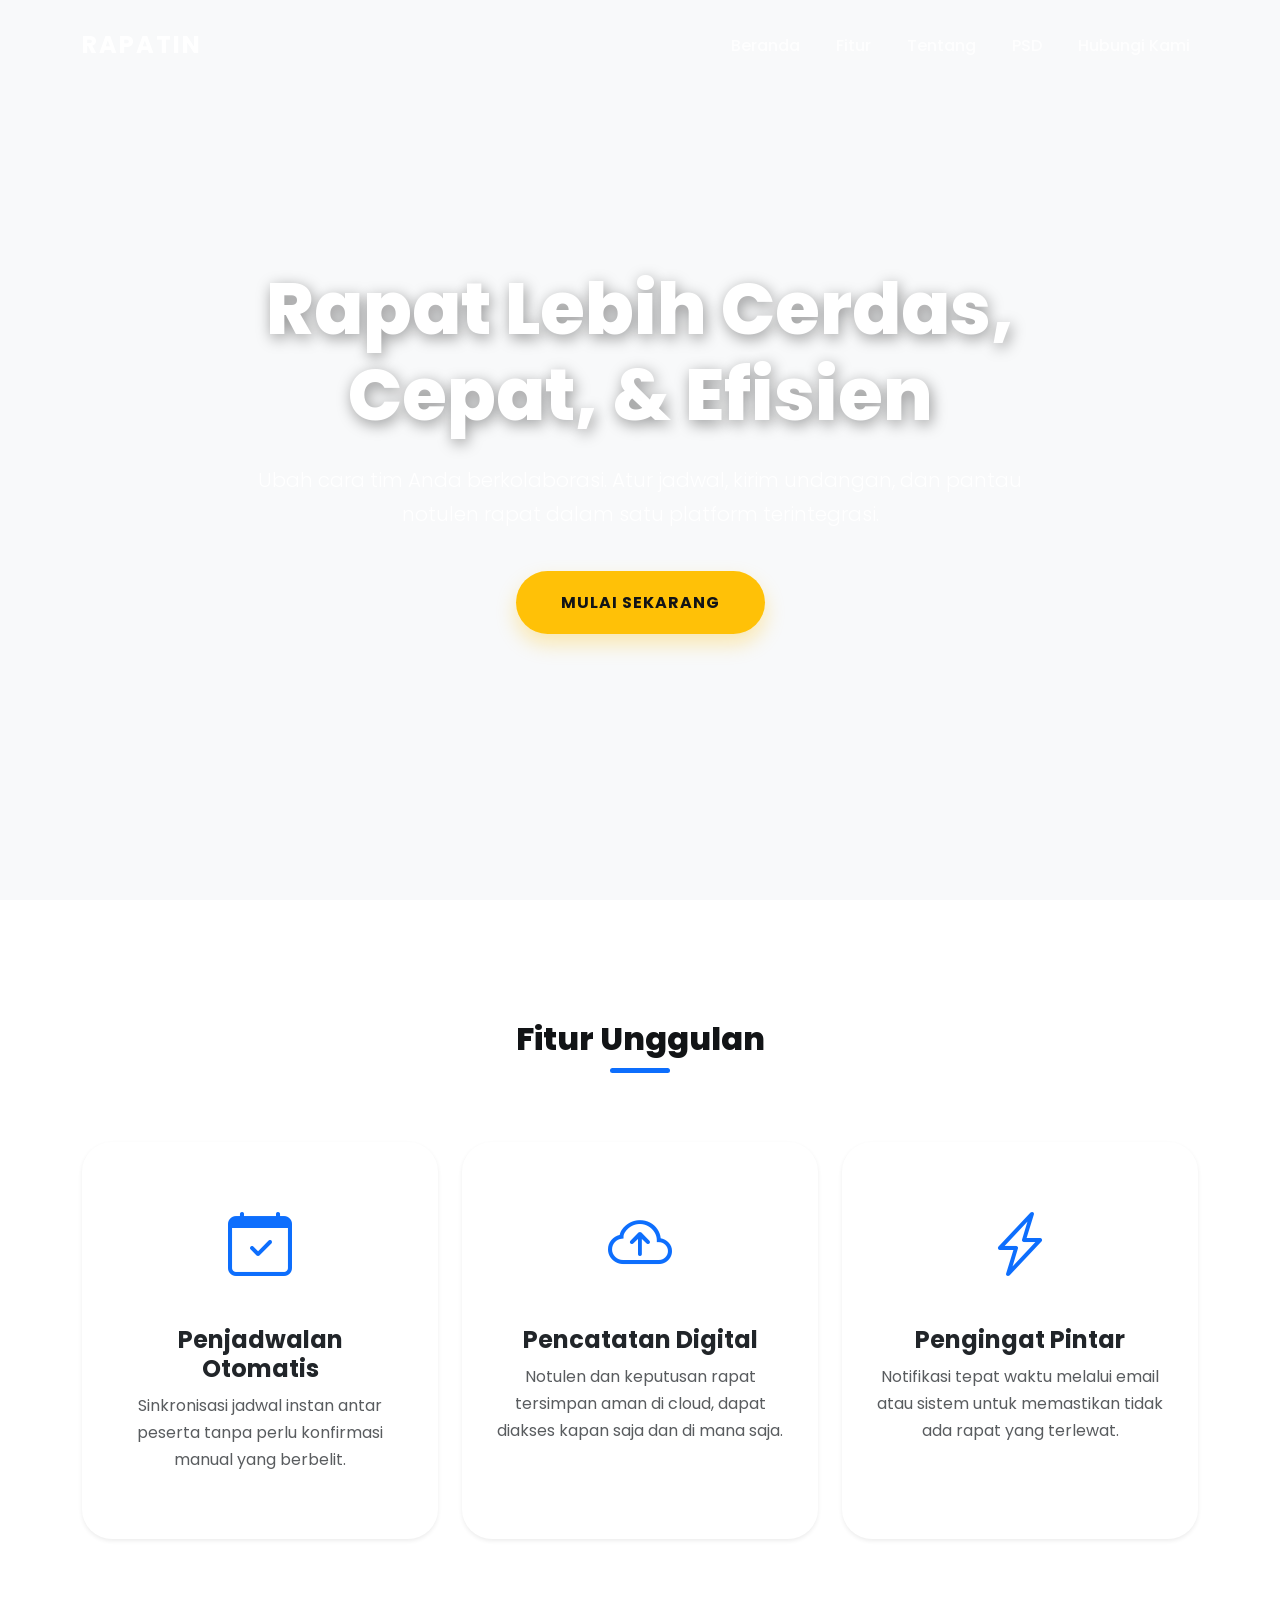
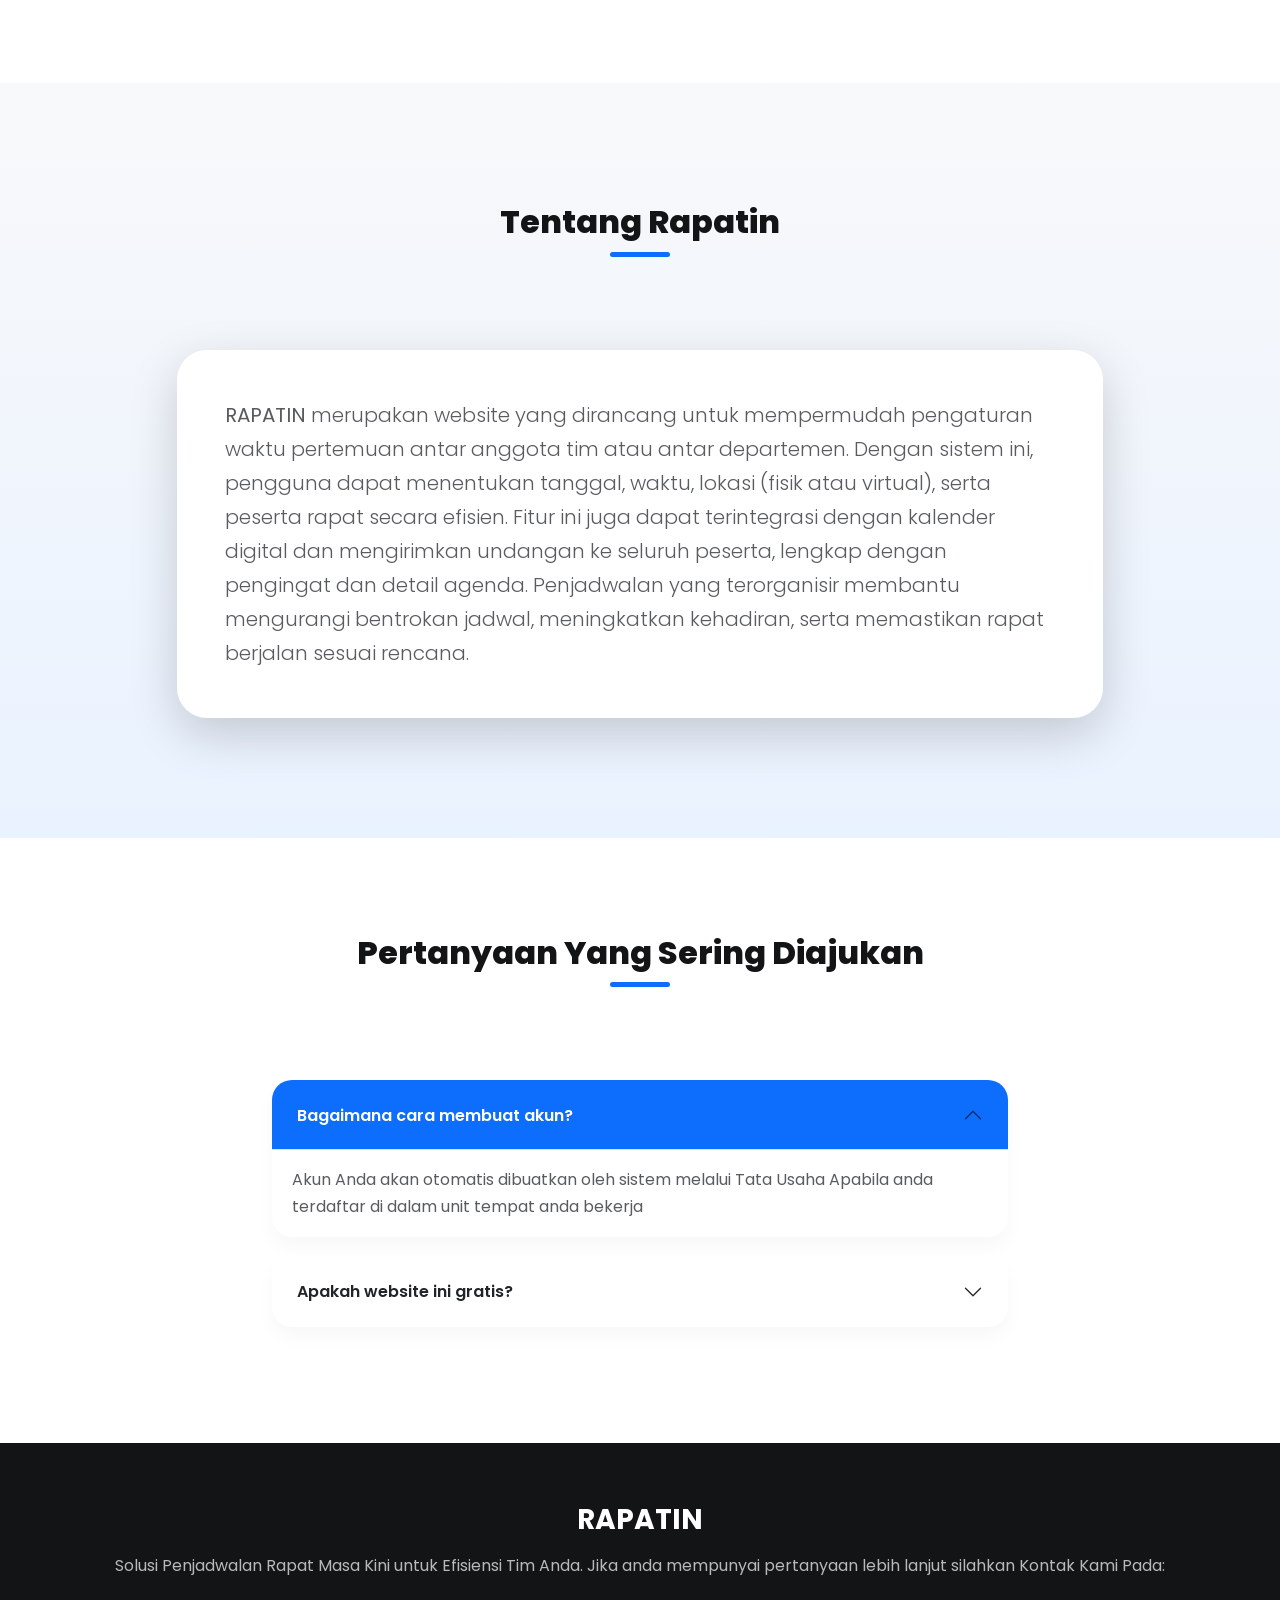
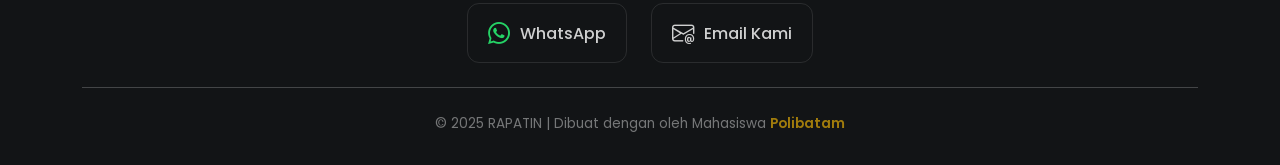
<file: index.html>
<!DOCTYPE html>
<html lang="id">
<head>
  <meta charset="UTF-8" />
  <meta name="viewport" content="width=device-width, initial-scale=1.0" />
  <title>RAPATIN | Aplikasi Penjadwalan Rapat Cerdas</title>
  <link rel="shortcut icon" href="../assets/logo/logo.png">

  <link href="https://cdn.jsdelivr.net/npm/bootstrap@5.3.0/dist/css/bootstrap.min.css" rel="stylesheet" />

  <link rel="stylesheet" href="https://cdn.jsdelivr.net/npm/bootstrap-icons@1.10.5/font/bootstrap-icons.css" />

  <link href="https://fonts.googleapis.com/css2?family=Poppins:wght@300;400;600;700;800&display=swap" rel="stylesheet" />

  <link href="https://cdn.jsdelivr.net/npm/aos@2.3.4/dist/aos.css" rel="stylesheet" />

  <style>
    /* Style Umum */
    :root {
      --primary: #0d6efd;
      --secondary: #0b327c;
      --accent: #ffc107;
      --dark: #121416;
      --light: #f8f9fa;
      --white: #ffffff;
      --glass: rgba(255, 255, 255, 0.1);
    }

    * {
      scroll-behavior: smooth;
    }

    body {
      font-family: "Poppins", sans-serif;
      background: var(--light);
      color: var(--dark);
      overflow-x: hidden;
      line-height: 1.7;
    }

    /* Navbar */
    .navbar {
      transition: all 0.4s cubic-bezier(0.4, 0, 0.2, 1);
      padding: 20px 0;
      background: transparent;
    }

    .navbar.scrolled {
      background: rgba(18, 20, 22, 0.9);
      backdrop-filter: blur(15px);
      padding: 12px 0;
      box-shadow: 0 10px 30px rgba(0, 0, 0, 0.2);
    }

    .navbar-brand {
      font-size: 1.5rem;
      letter-spacing: 2px;
      transition: 0.3s;
    }

    .nav-link {
      color: var(--white) !important;
      font-weight: 500;
      margin-left: 20px;
      position: relative;
      opacity: 0.8;
      transition: 0.3s;
    }

    .nav-link:hover {
      opacity: 1;
      color: var(--accent) !important;
    }

    .nav-link::after {
      content: '';
      position: absolute;
      width: 0;
      height: 2px;
      bottom: -5px;
      left: 0;
      background-color: var(--accent);
      transition: width 0.3s ease;
    }

    .nav-link:hover::after {
      width: 100%;
    }

    /* Hero Section */
    .hero-section {
      background: linear-gradient(rgba(0, 0, 0, 0.65)), 
                  url('landing/polteknya_atu.jpg'); 
      background-size: cover;
      background-position: center;
      background-attachment: fixed;
      min-height: 100vh;
      display: flex;
      align-items: center;
      color: var(--white);
      text-align: center;
      position: relative;
    }

    .hero-section h1 {
      font-weight: 800;
      font-size: clamp(2.5rem, 6vw, 4.5rem);
      text-shadow: 2px 4px 15px rgba(0,0,0,0.4);
      margin-bottom: 25px;
      line-height: 1.2;
    }

    .hero-section p {
      font-size: 1.25rem;
      max-width: 800px;
      margin: 0 auto 40px;
      opacity: 0.95;
      font-weight: 300;
    }

    .btn-hero {
      background-color: var(--accent);
      color: var(--dark);
      border: none;
      padding: 18px 45px;
      font-weight: 700;
      border-radius: 50px;
      text-transform: uppercase;
      letter-spacing: 1px;
      transition: all 0.3s ease;
      box-shadow: 0 10px 20px rgba(255, 193, 7, 0.3);
      text-decoration: none;
      display: inline-block;
    }

    .btn-hero:hover {
      transform: translateY(-5px);
      box-shadow: 0 15px 30px rgba(255, 193, 7, 0.5);
      background-color: #e6af06;
      color: #000;
    }

    /* Fitur Section */
    #fitur {
      padding: 120px 0;
      background: var(--white);
    }

    .section-title {
      font-weight: 800;
      position: relative;
      margin-bottom: 60px;
      display: inline-block;
    }

    .section-title::after {
      content: '';
      position: absolute;
      width: 60px;
      height: 5px;
      background: var(--primary);
      bottom: -15px;
      left: 50%;
      transform: translateX(-50%);
      border-radius: 10px;
    }

    #fitur .card {
      border: none;
      border-radius: 30px;
      padding: 50px 35px;
      background: var(--white);
      box-shadow: 0 20px 40px rgba(0, 0, 0, 0.05);
      transition: all 0.5s cubic-bezier(0.4, 0, 0.2, 1);
      height: 100%;
    }

    #fitur .card:hover {
      transform: translateY(-15px);
      background: var(--secondary);
      box-shadow: 0 30px 60px rgba(11, 50, 124, 0.3);
    }

    #fitur .card i {
      font-size: 4rem;
      color: var(--primary);
      margin-bottom: 25px;
      transition: 0.5s;
      display: inline-block;
    }

    #fitur .card:hover i, 
    #fitur .card:hover h4, 
    #fitur .card:hover p {
      color: var(--white) !important;
    }

    /* Tentang & PSD */
    #tentang {
      padding: 120px 0;
      background: linear-gradient(180deg, #f8f9fa 0%, #e9f2ff 100%);
    }

    #tentang .card {
      border: none;
      border-radius: 30px;
      box-shadow: 0 20px 50px rgba(0,0,0,0.08);
    }

    .accordion-item {
      border: none;
      margin-bottom: 20px;
      border-radius: 20px !important;
      overflow: hidden;
      box-shadow: 0 10px 20px rgba(0,0,0,0.03);
    }

    .accordion-button {
      padding: 25px;
      font-weight: 600;
    }

    .accordion-button:not(.collapsed) {
      background-color: var(--primary);
      color: white;
    }

    /* Footer */
    footer {
      background: var(--dark);
      padding: 60px 0 30px;
      color: rgba(255,255,255,0.7);
    }

    footer a {
      color: var(--accent);
      text-decoration: none;
      font-weight: 600;
    }

    /* Contact */
    .contact-link {
      color: rgba(255, 255, 255, 0.8);
      text-decoration: none;
      font-weight: 500;
      display: flex;
      align-items: center;
      gap: 10px;
      padding: 10px 20px;
      border: 1px solid rgba(255, 255, 255, 0.1);
      border-radius: 12px;
      transition: all 0.3s ease;
    }

    .contact-link i {
      font-size: 1.4rem;
    }

    .contact-link:hover {
      background: rgba(255, 255, 255, 0.05);
      color: var(--accent) !important;
      border-color: var(--accent);
      transform: translateY(-3px);
    }

    .bi-whatsapp {
      color: #25D366;
    }

    .text-accent {
      color: var(--accent) !important;
      text-decoration: none;
    }
  </style>
</head>
<body>

  <!-- Navbar -->
  <nav class="navbar navbar-expand-lg fixed-top">
    <div class="container">
      <a class="navbar-brand fw-bold text-white" href="#">RAPATIN</a>
      <button class="navbar-toggler border-0 shadow-none" type="button" data-bs-toggle="collapse" data-bs-target="#navbarNav">
        <span class="bi bi-list text-white" style="font-size: 2rem;"></span>
      </button>
      <div class="collapse navbar-collapse" id="navbarNav">
        <ul class="navbar-nav ms-auto text-center">
          <li class="nav-item"><a href="#hero" class="nav-link">Beranda</a></li>
          <li class="nav-item"><a href="#fitur" class="nav-link">Fitur</a></li>
          <li class="nav-item"><a href="#tentang" class="nav-link">Tentang</a></li>
          <li class="nav-item"><a href="#psd" class="nav-link">PSD</a></li>
          <li class="nav-item"><a href="#hubungi" class="nav-link">Hubungi Kami</a></li>
        </ul>
      </div>
    </div>
  </nav>
  <!-- End Navbar -->

  <!-- Hero Section -->
  <section id="hero" class="hero-section">
    <div class="container" data-aos="zoom-in" data-aos-duration="1200">
      <div class="row justify-content-center">
        <div class="col-lg-10">
          <h1>Rapat Lebih Cerdas, Cepat, & Efisien</h1>
          <p>Ubah cara tim Anda berkolaborasi. Atur jadwal, kirim undangan, dan pantau notulen rapat dalam satu platform terintegrasi.</p>
          <a href="login/login.php" class="btn-hero">Mulai Sekarang</a>
        </div>
      </div>
    </div>
  </section>
  <!-- End Hero Section -->

  <!-- Fitur Section -->
  <section id="fitur">
    <div class="container text-center">
      <h2 class="section-title" data-aos="fade-up">Fitur Unggulan</h2>
      <div class="row mt-4">
        <div class="col-md-4 mb-4" data-aos="fade-up" data-aos-delay="100">
          <div class="card shadow-sm">
            <i class="bi bi-calendar-check"></i>
            <h4 class="fw-bold">Penjadwalan Otomatis</h4>
            <p class="text-muted">Sinkronisasi jadwal instan antar peserta tanpa perlu konfirmasi manual yang berbelit.</p>
          </div>
        </div>
        <div class="col-md-4 mb-4" data-aos="fade-up" data-aos-delay="200">
          <div class="card shadow-sm">
            <i class="bi bi-cloud-arrow-up"></i>
            <h4 class="fw-bold">Pencatatan Digital</h4>
            <p class="text-muted">Notulen dan keputusan rapat tersimpan aman di cloud, dapat diakses kapan saja dan di mana saja.</p>
          </div>
        </div>
        <div class="col-md-4 mb-4" data-aos="fade-up" data-aos-delay="300">
          <div class="card shadow-sm">
            <i class="bi bi-lightning-charge"></i>
            <h4 class="fw-bold">Pengingat Pintar</h4>
            <p class="text-muted">Notifikasi tepat waktu melalui email atau sistem untuk memastikan tidak ada rapat yang terlewat.</p>
          </div>
        </div>
      </div>
    </div>
  </section>
  <!-- End Fitur Section -->

  <!-- Tentang Section -->
  <section id="tentang">
    <div class="container">
      <div class="text-center mb-5">
        <h2 class="section-title" data-aos="fade-up">Tentang Rapatin</h2>
      </div>
      <div class="row justify-content-center">
        <div class="col-md-10" data-aos="fade-right">
          <div class="card p-5 border-0 shadow-lg">
            <div class="row align-items-center">
              <div class="col-lg-12">
                <p class="lead text-muted mb-0">
                  <strong>RAPATIN</strong> merupakan website yang dirancang untuk mempermudah pengaturan waktu pertemuan antar anggota tim atau antar departemen. Dengan sistem ini, pengguna dapat menentukan tanggal, waktu, lokasi (fisik atau virtual), serta peserta rapat secara efisien. Fitur ini juga dapat terintegrasi dengan kalender digital dan mengirimkan undangan ke seluruh peserta, lengkap dengan pengingat dan detail agenda. Penjadwalan yang terorganisir membantu mengurangi bentrokan jadwal, meningkatkan kehadiran, serta memastikan rapat berjalan sesuai rencana.
                </p>
              </div>
            </div>
          </div>
        </div>
      </div>
    </div>
  </section>
  <!-- End Tentang Section -->

  <!-- PSD Section -->
  <section id="psd" class="py-5 bg-white">
    <div class="container py-5">
      <div class="text-center mb-5">
        <h2 class="section-title" data-aos="fade-up">Pertanyaan Yang Sering Diajukan</h2>
      </div>
      <div class="row justify-content-center">
        <div class="col-lg-8" data-aos="fade-up" data-aos-delay="200">
          <div class="accordion" id="psdAccordion">
            <div class="accordion-item">
              <h2 class="accordion-header">
                <button class="accordion-button" type="button" data-bs-toggle="collapse" data-bs-target="#a1">
                  Bagaimana cara membuat akun?
                </button>
              </h2>
              <div id="a1" class="accordion-collapse collapse show" data-bs-parent="#psdAccordion">
                <div class="accordion-body text-muted">
                  Akun Anda akan otomatis dibuatkan oleh sistem melalui Tata Usaha Apabila anda terdaftar di dalam unit tempat anda bekerja
                </div>
              </div>
            </div>
            <div class="accordion-item">
              <h2 class="accordion-header">
                <button class="accordion-button collapsed" type="button" data-bs-toggle="collapse" data-bs-target="#a2">
                  Apakah website ini gratis?
                </button>
              </h2>
              <div id="a2" class="accordion-collapse collapse" data-bs-parent="#psdAccordion">
                <div class="accordion-body text-muted">
                  Tentu saja. Proyek ini dikembangkan oleh mahasiswa Politeknik Negeri Batam sebagai bentuk kontribusi nyata dalam penyediaan alat bantu produktivitas berbasis web.
                </div>
              </div>
            </div>
          </div>
        </div>
      </div>
    </div>
  </section>
  <!-- End PSD Section -->

  <!-- Footer -->
  <footer id="hubungi">
    <div class="container text-center">
      <div class="row mb-4">
        <div class="col-md-12">
          <h3 class="text-white fw-bold mb-3">RAPATIN</h3>
          <p class="mb-4">Solusi Penjadwalan Rapat Masa Kini untuk Efisiensi Tim Anda. Jika anda mempunyai pertanyaan lebih lanjut silahkan Kontak Kami Pada:</p>
          
          <div class="d-flex justify-content-center gap-4 mt-2">
            <a href="https://wa.me/62895417483450" target="_blank" class="contact-link">
              <i class="bi bi-whatsapp"></i> <span>WhatsApp</span>
            </a>
            <a href="mailto:adriansa0125@gmail.com" class="contact-link">
              <i class="bi bi-envelope-at"></i> <span>Email Kami</span>
            </a>
          </div>
        </div>
      </div>
      
      <hr class="bg-secondary opacity-25">
      <p class="mb-0 mt-4" style="font-size: 0.85rem; opacity: 0.6;">
        © 2025 RAPATIN | Dibuat dengan oleh Mahasiswa <a href="#" class="text-accent">Polibatam</a>
      </p>
    </div>
  </footer>
  <!-- End Footer -->

<script src="https://cdn.jsdelivr.net/npm/bootstrap@5.3.0/dist/js/bootstrap.bundle.min.js"></script>
<script src="https://cdn.jsdelivr.net/npm/aos@2.3.4/dist/aos.js"></script>
<script>
  AOS.init({ duration: 1000, once: true });
  
  window.addEventListener("scroll", () => {
    const navbar = document.querySelector(".navbar");
    if (window.scrollY > 50) {
      navbar.classList.add("scrolled");
    } else {
      navbar.classList.remove("scrolled");
    }
  });
</script>
</body>
</html>
</file>
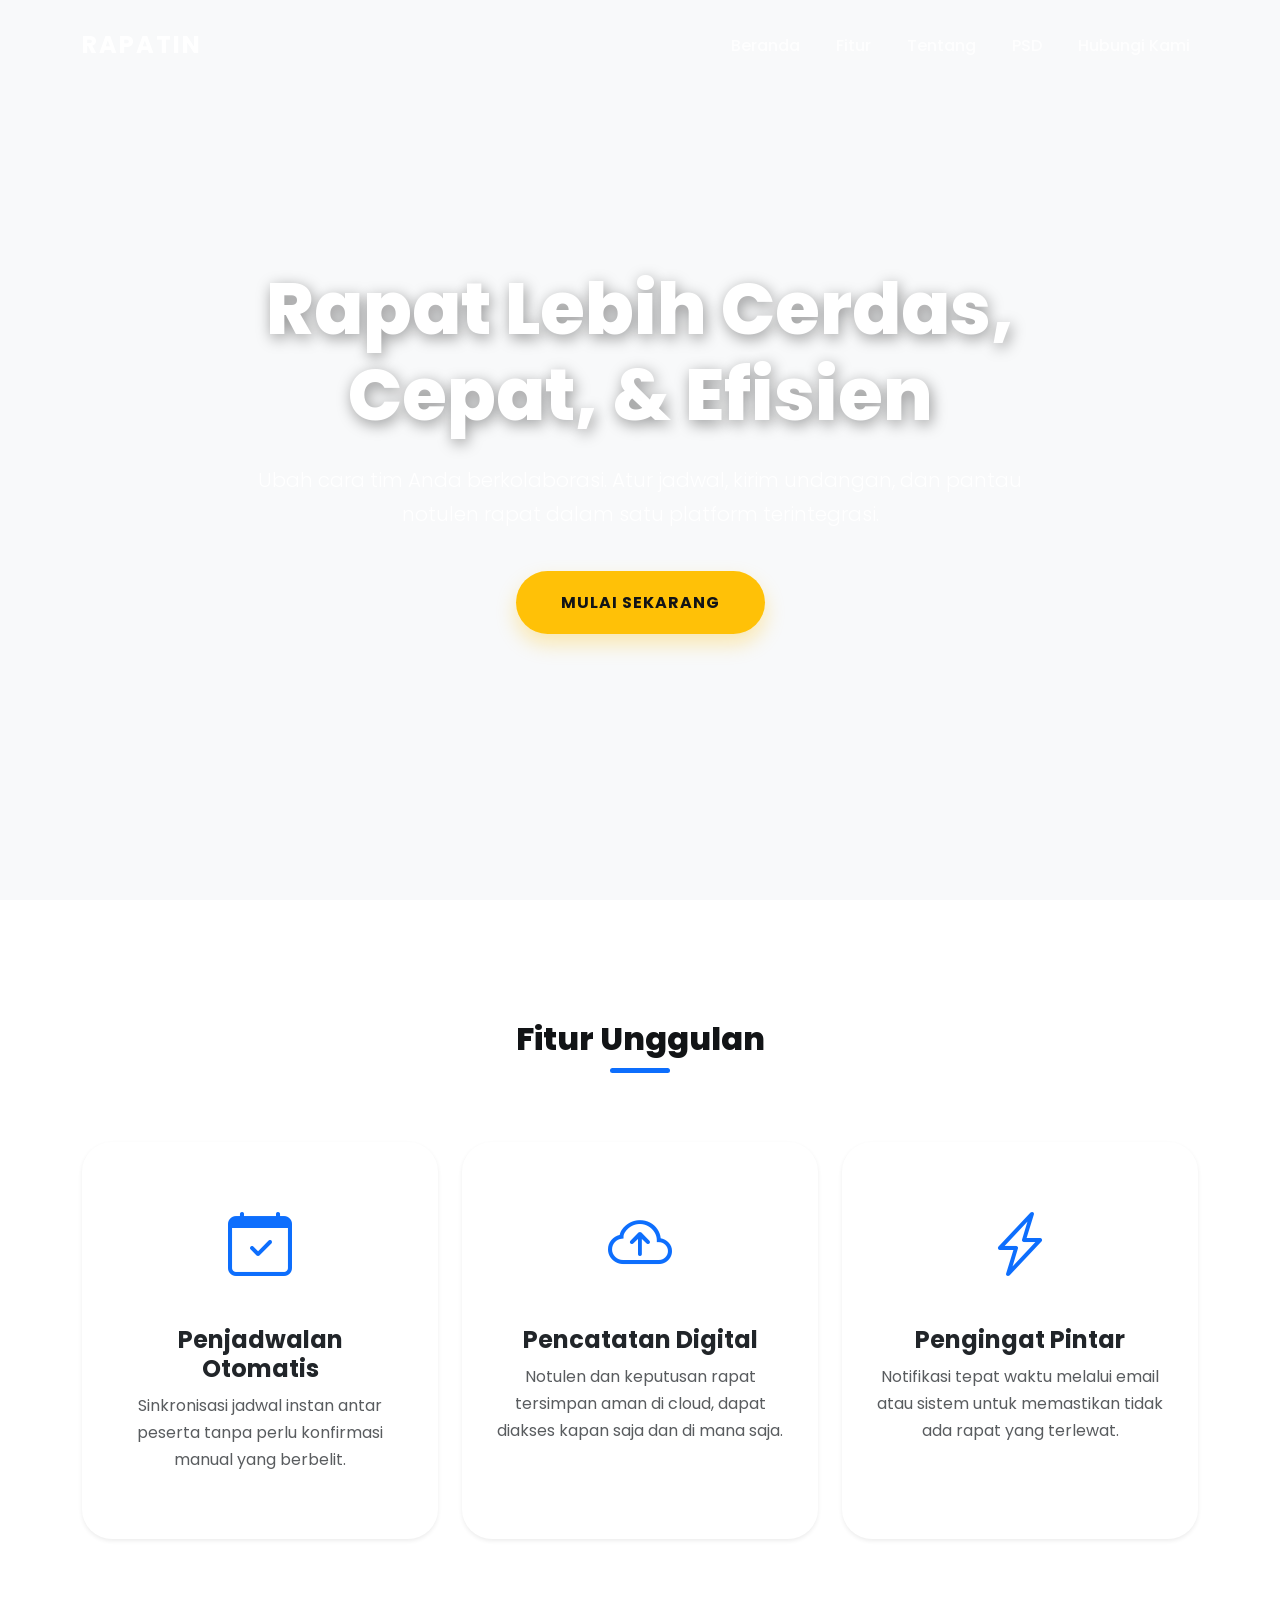
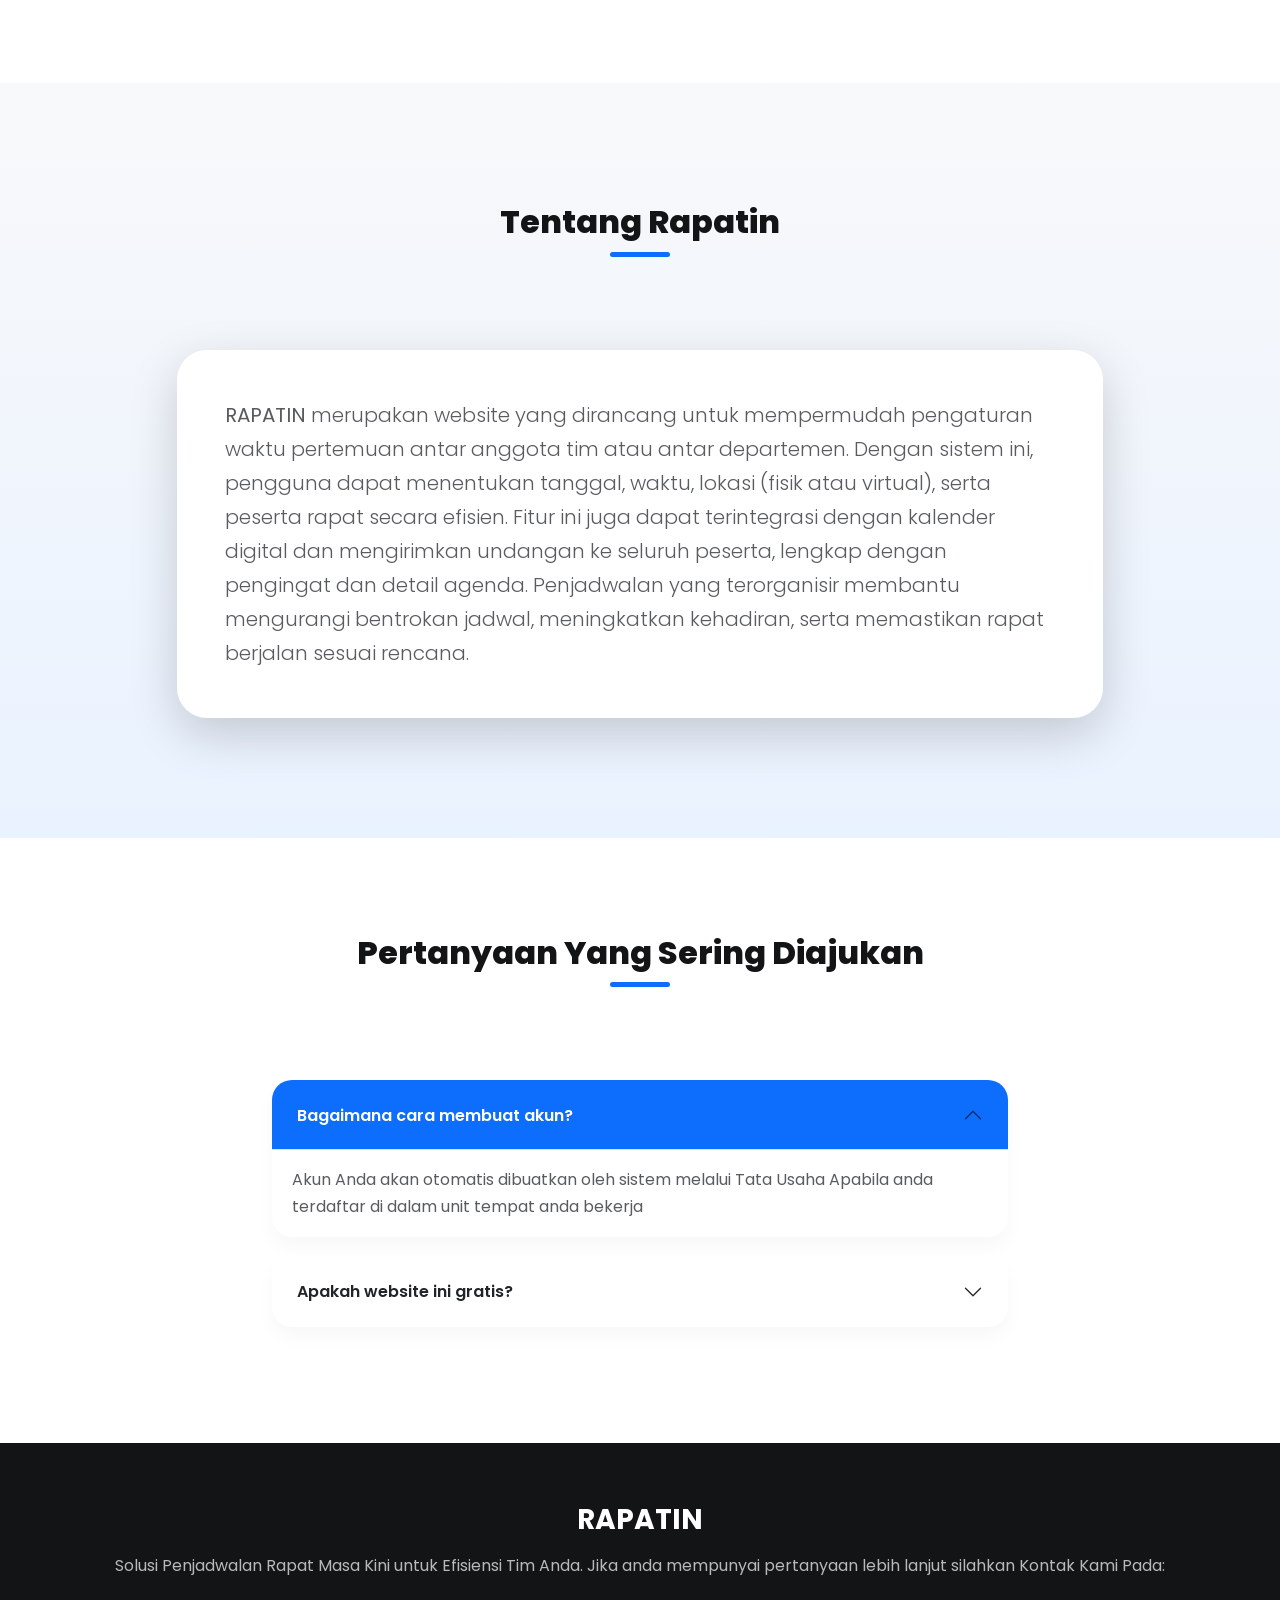
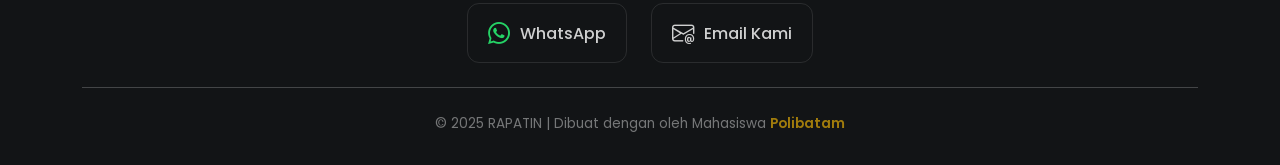
<file: landing/index.html>
<!DOCTYPE html>
<html lang="id">
<head>
  <meta charset="UTF-8" />
  <meta name="viewport" content="width=device-width, initial-scale=1.0" />
  <title>RAPATIN | Aplikasi Penjadwalan Rapat Cerdas</title>
  <link rel="shortcut icon" href="../assets/logo/logo.png">

  <link href="https://cdn.jsdelivr.net/npm/bootstrap@5.3.0/dist/css/bootstrap.min.css" rel="stylesheet" />

  <link rel="stylesheet" href="https://cdn.jsdelivr.net/npm/bootstrap-icons@1.10.5/font/bootstrap-icons.css" />

  <link href="https://fonts.googleapis.com/css2?family=Poppins:wght@300;400;600;700;800&display=swap" rel="stylesheet" />

  <link href="https://cdn.jsdelivr.net/npm/aos@2.3.4/dist/aos.css" rel="stylesheet" />

  <style>
    /* Style Umum */
    :root {
      --primary: #0d6efd;
      --secondary: #0b327c;
      --accent: #ffc107;
      --dark: #121416;
      --light: #f8f9fa;
      --white: #ffffff;
      --glass: rgba(255, 255, 255, 0.1);
    }

    * {
      scroll-behavior: smooth;
    }

    body {
      font-family: "Poppins", sans-serif;
      background: var(--light);
      color: var(--dark);
      overflow-x: hidden;
      line-height: 1.7;
    }

    /* Navbar */
    .navbar {
      transition: all 0.4s cubic-bezier(0.4, 0, 0.2, 1);
      padding: 20px 0;
      background: transparent;
    }

    .navbar.scrolled {
      background: rgba(18, 20, 22, 0.9);
      backdrop-filter: blur(15px);
      padding: 12px 0;
      box-shadow: 0 10px 30px rgba(0, 0, 0, 0.2);
    }

    .navbar-brand {
      font-size: 1.5rem;
      letter-spacing: 2px;
      transition: 0.3s;
    }

    .nav-link {
      color: var(--white) !important;
      font-weight: 500;
      margin-left: 20px;
      position: relative;
      opacity: 0.8;
      transition: 0.3s;
    }

    .nav-link:hover {
      opacity: 1;
      color: var(--accent) !important;
    }

    .nav-link::after {
      content: '';
      position: absolute;
      width: 0;
      height: 2px;
      bottom: -5px;
      left: 0;
      background-color: var(--accent);
      transition: width 0.3s ease;
    }

    .nav-link:hover::after {
      width: 100%;
    }

    /* Hero Section */
    .hero-section {
      background: linear-gradient(rgba(0, 0, 0, 0.65)), 
                  url('landing/polteknya_atu.jpg'); 
      background-size: cover;
      background-position: center;
      background-attachment: fixed;
      min-height: 100vh;
      display: flex;
      align-items: center;
      color: var(--white);
      text-align: center;
      position: relative;
    }

    .hero-section h1 {
      font-weight: 800;
      font-size: clamp(2.5rem, 6vw, 4.5rem);
      text-shadow: 2px 4px 15px rgba(0,0,0,0.4);
      margin-bottom: 25px;
      line-height: 1.2;
    }

    .hero-section p {
      font-size: 1.25rem;
      max-width: 800px;
      margin: 0 auto 40px;
      opacity: 0.95;
      font-weight: 300;
    }

    .btn-hero {
      background-color: var(--accent);
      color: var(--dark);
      border: none;
      padding: 18px 45px;
      font-weight: 700;
      border-radius: 50px;
      text-transform: uppercase;
      letter-spacing: 1px;
      transition: all 0.3s ease;
      box-shadow: 0 10px 20px rgba(255, 193, 7, 0.3);
      text-decoration: none;
      display: inline-block;
    }

    .btn-hero:hover {
      transform: translateY(-5px);
      box-shadow: 0 15px 30px rgba(255, 193, 7, 0.5);
      background-color: #e6af06;
      color: #000;
    }

    /* Fitur Section */
    #fitur {
      padding: 120px 0;
      background: var(--white);
    }

    .section-title {
      font-weight: 800;
      position: relative;
      margin-bottom: 60px;
      display: inline-block;
    }

    .section-title::after {
      content: '';
      position: absolute;
      width: 60px;
      height: 5px;
      background: var(--primary);
      bottom: -15px;
      left: 50%;
      transform: translateX(-50%);
      border-radius: 10px;
    }

    #fitur .card {
      border: none;
      border-radius: 30px;
      padding: 50px 35px;
      background: var(--white);
      box-shadow: 0 20px 40px rgba(0, 0, 0, 0.05);
      transition: all 0.5s cubic-bezier(0.4, 0, 0.2, 1);
      height: 100%;
    }

    #fitur .card:hover {
      transform: translateY(-15px);
      background: var(--secondary);
      box-shadow: 0 30px 60px rgba(11, 50, 124, 0.3);
    }

    #fitur .card i {
      font-size: 4rem;
      color: var(--primary);
      margin-bottom: 25px;
      transition: 0.5s;
      display: inline-block;
    }

    #fitur .card:hover i, 
    #fitur .card:hover h4, 
    #fitur .card:hover p {
      color: var(--white) !important;
    }

    /* Tentang & PSD */
    #tentang {
      padding: 120px 0;
      background: linear-gradient(180deg, #f8f9fa 0%, #e9f2ff 100%);
    }

    #tentang .card {
      border: none;
      border-radius: 30px;
      box-shadow: 0 20px 50px rgba(0,0,0,0.08);
    }

    .accordion-item {
      border: none;
      margin-bottom: 20px;
      border-radius: 20px !important;
      overflow: hidden;
      box-shadow: 0 10px 20px rgba(0,0,0,0.03);
    }

    .accordion-button {
      padding: 25px;
      font-weight: 600;
    }

    .accordion-button:not(.collapsed) {
      background-color: var(--primary);
      color: white;
    }

    /* Footer */
    footer {
      background: var(--dark);
      padding: 60px 0 30px;
      color: rgba(255,255,255,0.7);
    }

    footer a {
      color: var(--accent);
      text-decoration: none;
      font-weight: 600;
    }

    /* Contact */
    .contact-link {
      color: rgba(255, 255, 255, 0.8);
      text-decoration: none;
      font-weight: 500;
      display: flex;
      align-items: center;
      gap: 10px;
      padding: 10px 20px;
      border: 1px solid rgba(255, 255, 255, 0.1);
      border-radius: 12px;
      transition: all 0.3s ease;
    }

    .contact-link i {
      font-size: 1.4rem;
    }

    .contact-link:hover {
      background: rgba(255, 255, 255, 0.05);
      color: var(--accent) !important;
      border-color: var(--accent);
      transform: translateY(-3px);
    }

    .bi-whatsapp {
      color: #25D366;
    }

    .text-accent {
      color: var(--accent) !important;
      text-decoration: none;
    }
  </style>
</head>
<body>

  <!-- Navbar -->
  <nav class="navbar navbar-expand-lg fixed-top">
    <div class="container">
      <a class="navbar-brand fw-bold text-white" href="#">RAPATIN</a>
      <button class="navbar-toggler border-0 shadow-none" type="button" data-bs-toggle="collapse" data-bs-target="#navbarNav">
        <span class="bi bi-list text-white" style="font-size: 2rem;"></span>
      </button>
      <div class="collapse navbar-collapse" id="navbarNav">
        <ul class="navbar-nav ms-auto text-center">
          <li class="nav-item"><a href="#hero" class="nav-link">Beranda</a></li>
          <li class="nav-item"><a href="#fitur" class="nav-link">Fitur</a></li>
          <li class="nav-item"><a href="#tentang" class="nav-link">Tentang</a></li>
          <li class="nav-item"><a href="#psd" class="nav-link">PSD</a></li>
          <li class="nav-item"><a href="#hubungi" class="nav-link">Hubungi Kami</a></li>
        </ul>
      </div>
    </div>
  </nav>
  <!-- End Navbar -->

  <!-- Hero Section -->
  <section id="hero" class="hero-section">
    <div class="container" data-aos="zoom-in" data-aos-duration="1200">
      <div class="row justify-content-center">
        <div class="col-lg-10">
          <h1>Rapat Lebih Cerdas, Cepat, & Efisien</h1>
          <p>Ubah cara tim Anda berkolaborasi. Atur jadwal, kirim undangan, dan pantau notulen rapat dalam satu platform terintegrasi.</p>
          <a href="../login/login.php" class="btn-hero">Mulai Sekarang</a>
        </div>
      </div>
    </div>
  </section>
  <!-- End Hero Section -->

  <!-- Fitur Section -->
  <section id="fitur">
    <div class="container text-center">
      <h2 class="section-title" data-aos="fade-up">Fitur Unggulan</h2>
      <div class="row mt-4">
        <div class="col-md-4 mb-4" data-aos="fade-up" data-aos-delay="100">
          <div class="card shadow-sm">
            <i class="bi bi-calendar-check"></i>
            <h4 class="fw-bold">Penjadwalan Otomatis</h4>
            <p class="text-muted">Sinkronisasi jadwal instan antar peserta tanpa perlu konfirmasi manual yang berbelit.</p>
          </div>
        </div>
        <div class="col-md-4 mb-4" data-aos="fade-up" data-aos-delay="200">
          <div class="card shadow-sm">
            <i class="bi bi-cloud-arrow-up"></i>
            <h4 class="fw-bold">Pencatatan Digital</h4>
            <p class="text-muted">Notulen dan keputusan rapat tersimpan aman di cloud, dapat diakses kapan saja dan di mana saja.</p>
          </div>
        </div>
        <div class="col-md-4 mb-4" data-aos="fade-up" data-aos-delay="300">
          <div class="card shadow-sm">
            <i class="bi bi-lightning-charge"></i>
            <h4 class="fw-bold">Pengingat Pintar</h4>
            <p class="text-muted">Notifikasi tepat waktu melalui email atau sistem untuk memastikan tidak ada rapat yang terlewat.</p>
          </div>
        </div>
      </div>
    </div>
  </section>
  <!-- End Fitur Section -->

  <!-- Tentang Section -->
  <section id="tentang">
    <div class="container">
      <div class="text-center mb-5">
        <h2 class="section-title" data-aos="fade-up">Tentang Rapatin</h2>
      </div>
      <div class="row justify-content-center">
        <div class="col-md-10" data-aos="fade-right">
          <div class="card p-5 border-0 shadow-lg">
            <div class="row align-items-center">
              <div class="col-lg-12">
                <p class="lead text-muted mb-0">
                  <strong>RAPATIN</strong> merupakan website yang dirancang untuk mempermudah pengaturan waktu pertemuan antar anggota tim atau antar departemen. Dengan sistem ini, pengguna dapat menentukan tanggal, waktu, lokasi (fisik atau virtual), serta peserta rapat secara efisien. Fitur ini juga dapat terintegrasi dengan kalender digital dan mengirimkan undangan ke seluruh peserta, lengkap dengan pengingat dan detail agenda. Penjadwalan yang terorganisir membantu mengurangi bentrokan jadwal, meningkatkan kehadiran, serta memastikan rapat berjalan sesuai rencana.
                </p>
              </div>
            </div>
          </div>
        </div>
      </div>
    </div>
  </section>
  <!-- End Tentang Section -->

  <!-- PSD Section -->
  <section id="psd" class="py-5 bg-white">
    <div class="container py-5">
      <div class="text-center mb-5">
        <h2 class="section-title" data-aos="fade-up">Pertanyaan Yang Sering Diajukan</h2>
      </div>
      <div class="row justify-content-center">
        <div class="col-lg-8" data-aos="fade-up" data-aos-delay="200">
          <div class="accordion" id="psdAccordion">
            <div class="accordion-item">
              <h2 class="accordion-header">
                <button class="accordion-button" type="button" data-bs-toggle="collapse" data-bs-target="#a1">
                  Bagaimana cara membuat akun?
                </button>
              </h2>
              <div id="a1" class="accordion-collapse collapse show" data-bs-parent="#psdAccordion">
                <div class="accordion-body text-muted">
                  Akun Anda akan otomatis dibuatkan oleh sistem melalui Tata Usaha Apabila anda terdaftar di dalam unit tempat anda bekerja
                </div>
              </div>
            </div>
            <div class="accordion-item">
              <h2 class="accordion-header">
                <button class="accordion-button collapsed" type="button" data-bs-toggle="collapse" data-bs-target="#a2">
                  Apakah website ini gratis?
                </button>
              </h2>
              <div id="a2" class="accordion-collapse collapse" data-bs-parent="#psdAccordion">
                <div class="accordion-body text-muted">
                  Tentu saja. Proyek ini dikembangkan oleh mahasiswa Politeknik Negeri Batam sebagai bentuk kontribusi nyata dalam penyediaan alat bantu produktivitas berbasis web.
                </div>
              </div>
            </div>
          </div>
        </div>
      </div>
    </div>
  </section>
  <!-- End PSD Section -->

  <!-- Footer -->
  <footer id="hubungi">
    <div class="container text-center">
      <div class="row mb-4">
        <div class="col-md-12">
          <h3 class="text-white fw-bold mb-3">RAPATIN</h3>
          <p class="mb-4">Solusi Penjadwalan Rapat Masa Kini untuk Efisiensi Tim Anda. Jika anda mempunyai pertanyaan lebih lanjut silahkan Kontak Kami Pada:</p>
          
          <div class="d-flex justify-content-center gap-4 mt-2">
            <a href="https://wa.me/62895417483450" target="_blank" class="contact-link">
              <i class="bi bi-whatsapp"></i> <span>WhatsApp</span>
            </a>
            <a href="mailto:adriansa0125@gmail.com" class="contact-link">
              <i class="bi bi-envelope-at"></i> <span>Email Kami</span>
            </a>
          </div>
        </div>
      </div>
      
      <hr class="bg-secondary opacity-25">
      <p class="mb-0 mt-4" style="font-size: 0.85rem; opacity: 0.6;">
        © 2025 RAPATIN | Dibuat dengan oleh Mahasiswa <a href="#" class="text-accent">Polibatam</a>
      </p>
    </div>
  </footer>
  <!-- End Footer -->

<script src="https://cdn.jsdelivr.net/npm/bootstrap@5.3.0/dist/js/bootstrap.bundle.min.js"></script>
<script src="https://cdn.jsdelivr.net/npm/aos@2.3.4/dist/aos.js"></script>
<script>
  AOS.init({ duration: 1000, once: true });
  
  window.addEventListener("scroll", () => {
    const navbar = document.querySelector(".navbar");
    if (window.scrollY > 50) {
      navbar.classList.add("scrolled");
    } else {
      navbar.classList.remove("scrolled");
    }
  });
</script>
</body>
</html>
</file>
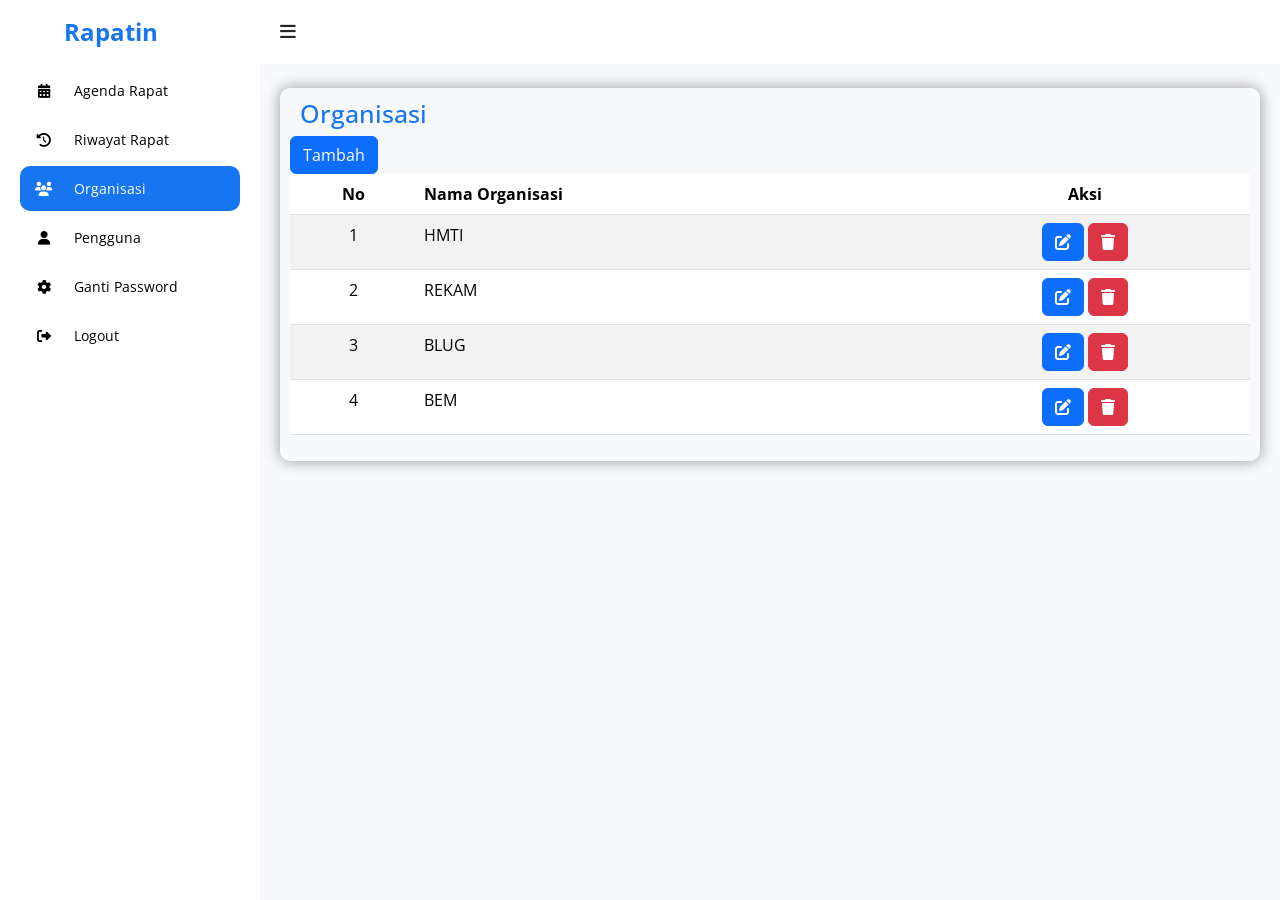
<file: admin/manage_unit.html>
<!DOCTYPE html>
<html lang="en">
<head>
	<meta charset="UTF-8">
	<meta name="viewport" content="width=device-width, initial-scale=1.0">
	<link rel="stylesheet" href="https://cdnjs.cloudflare.com/ajax/libs/font-awesome/6.4.0/css/all.min.css">
	<link rel="stylesheet" href="https://cdn.jsdelivr.net/npm/bootstrap@5.2.3/dist/css/bootstrap.min.css">
	<link rel="stylesheet" href="https://cdn.datatables.net/2.3.4/css/dataTables.bootstrap5.css">
	<link rel="stylesheet" href="https://cdn.datatables.net/responsive/2.3.4/css/responsive.bootstrap5.min.css">
	<link rel="stylesheet" href="../assets/admin.css">
	<title>Rapatin </title>
</head>
<body>
	
	<!-- SIDEBAR -->
	<section id="sidebar">
		<a href="../landing/index.html" class="logo ps-3"><i class='ps-5'></i> Rapatin</a>
		<a href="../landing/index.html" class="logo-mini fw-bold"> R</a>
		<ul class="side-menu">
			<li><a href="agenda.html"><i class="fa-solid fa-calendar-days icon"></i> Agenda Rapat</a></li>
			<li><a href="riwayat.html"><i class="fa-solid fa-clock-rotate-left icon"></i> Riwayat Rapat</a></li>
			<li><a href="manage_unit.html" class="active"><i class="fa-solid fa-users icon"></i> Organisasi</a></li>
			<li><a href="manage_user.html"><i class="fa-solid fa-user icon"></i> Pengguna</a></li>
			<li><a href="pengaturan.html"><i class="fa-solid fa-gear icon"></i> Ganti Password</a></li>
			<li><a href="../login/login.html"><i class="fa-solid fa-right-from-bracket icon"></i> Logout</a></li>
		</ul>
	</section>
	<!-- SIDEBAR -->

	<!-- Content -->
	<section id="content">
		<!-- Toggle Sidebar -->
		<nav class="atas">
			<i class='fa-solid fa-bars toggle-sidebar' ></i>
		</nav>
		<!-- End Toggle Sidebar -->

		<!-- Main -->
		<main>
			<div class="rapat bg-light">
				<div class="tableheader">
					<h2>Organisasi</h2>
					<button type="button" class="btn btn-primary tambah" data-bs-toggle="modal" data-bs-target="#exampleModal">Tambah</button>
				</div>
				<table id="example" class="table table-striped ">
        			<thead>
        			    <tr>
        			        <th class="text-center">No</th>
        			        <th>Nama Organisasi</th>
        			        <th class="text-center">Aksi</th>
        			    </tr>
        			</thead>
        			<tbody>
        			    <tr>
        			        <td class="text-center">1</td>
        			        <td>HMTI</td>
        			        <td class="text-center">
								<button type="button" class="btn btn-primary aksi" data-bs-toggle="modal" data-bs-target="#editModal"><i class="fa-solid fa-pen-to-square"></i></button>
								<button type="button" class="btn btn-danger aksi" data-bs-toggle="modal" data-bs-target="#deletemodal"><i class="fa-solid fa-trash"></i></i></button>
							</td>
        			    </tr>
                        <tr>
        			        <td class="text-center">2</td>
        			        <td>REKAM</td>
        			        <td class="text-center">
								<button type="button" class="btn btn-primary aksi" data-bs-toggle="modal" data-bs-target="#editModal"><i class="fa-solid fa-pen-to-square"></i></button>
								<button type="button" class="btn btn-danger aksi" data-bs-toggle="modal" data-bs-target="#deletemodal"><i class="fa-solid fa-trash"></i></i></button>
							</td>
        			    </tr>
                        <tr>
        			        <td class="text-center">3</td>
        			        <td>BLUG</td>
        			        <td class="text-center">
								<button type="button" class="btn btn-primary aksi" data-bs-toggle="modal" data-bs-target="#editModal"><i class="fa-solid fa-pen-to-square"></i></button>
								<button type="button" class="btn btn-danger aksi" data-bs-toggle="modal" data-bs-target="#deletemodal"><i class="fa-solid fa-trash"></i></i></button>
							</td>
        			    </tr>
                        <tr>
        			        <td class="text-center">4</td>
        			        <td>BEM</td>
        			        <td class="text-center">
								<button type="button" class="btn btn-primary aksi" data-bs-toggle="modal" data-bs-target="#editModal"><i class="fa-solid fa-pen-to-square"></i></button>
								<button type="button" class="btn btn-danger aksi" data-bs-toggle="modal" data-bs-target="#deletemodal"><i class="fa-solid fa-trash"></i></i></button>
							</td>
        			    </tr>
        			</tbody>
    			</table>
			
			<!-- Modal Tambah Organisasi -->
			<div class="modal fade" id="exampleModal" tabindex="-1" aria-labelledby="exampleModalLabel" aria-hidden="true">
				<div class="modal-dialog">
					<div class="modal-content">
						<div class="modal-header">
							<h5 class="modal-title" id="exampleModalLabel">Tambah Organisasi</h5>
							<button type="button" class="btn-close" data-bs-dismiss="modal" aria-label="Close"></button>
						</div>
						<div class="modal-body">
							<form action="#">
								<div class="mb-3">
									<label class="mb-2" for="name">Nama Organisasi</label>
									<input class="form-control" type="name" name="name" id="name" placeholder="Masukkan Nama Organisasi...">
								</div>
							</form>
						</div>
						<div class="modal-footer">
							<button type="button" class="btn btn-secondary" data-bs-dismiss="modal">Close</button>
							<button type="button" class="btn btn-primary">Tambah</button>
						</div>
				    </div>
				</div>
			</div>

			<!-- Modal Edit Organisasi -->
			<div class="modal fade" id="editModal" tabindex="-1" aria-labelledby="editModalLabel" aria-hidden="true">
				<div class="modal-dialog">
					<div class="modal-content">
						<div class="modal-header">
							<h5 class="modal-title" id="exampleModalLabel">Edit Organisasi</h5>
							<button type="button" class="btn-close" data-bs-dismiss="modal" aria-label="Close"></button>
						</div>
						<div class="modal-body">
							<form action="#">
								<div class="mb-3">
									<label class="mb-2" for="name">Nama Organisasi</label>
									<input class="form-control" type="name" name="name" id="name" placeholder="Masukkan Nama Organisasi...">
								</div>
							</form>
						</div>
						<div class="modal-footer">
							<button type="button" class="btn btn-secondary" data-bs-dismiss="modal">Close</button>
							<button type="button" class="btn btn-primary">Simpan</button>
						</div>
				    </div>
				</div>
			</div>
			<!-- End Modal Edit Organisasi -->

			<!-- Modal Delete Organisasi -->
			<div class="modal fade" id="deletemodal" tabindex="-1" aria-labelledby="deletemodalLabel" aria-hidden="true">
				<div class="modal-dialog">
					<div class="modal-content">
						<div class="modal-header">
							<h5 class="modal-title" id="exampleModalLabel">Hapus Organisasi</h5>
							<button type="button" class="btn-close" data-bs-dismiss="modal" aria-label="Close"></button>
						</div>
						<div class="modal-body">
							<p class="h5">Apakah anda yakin ingin menghapus Organisasi ini?</p>
						</div>
						<div class="modal-footer">
							<button type="button" class="btn btn-secondary" data-bs-dismiss="modal">Batal</button>
							<button type="button" class="btn btn-danger">Hapus</button>
						</div>
				    </div>
				</div>
			</div>
			<!-- End Modal Delete Organisasi -->
			</div>
		</main>
		<!-- End Main -->
	</section>
	<!-- End Content -->

<script src="https://code.jquery.com/jquery-3.7.1.js"></script>
<script src="https://cdn.datatables.net/2.3.4/js/dataTables.js"></script>
<script src="https://cdn.datatables.net/2.3.4/js/dataTables.bootstrap5.js"></script>
<script src="https://cdn.jsdelivr.net/npm/bootstrap@5.2.3/dist/js/bootstrap.bundle.min.js"></script>
<script src="../assets/admin.js"></script>
</body>
</html>
</file>
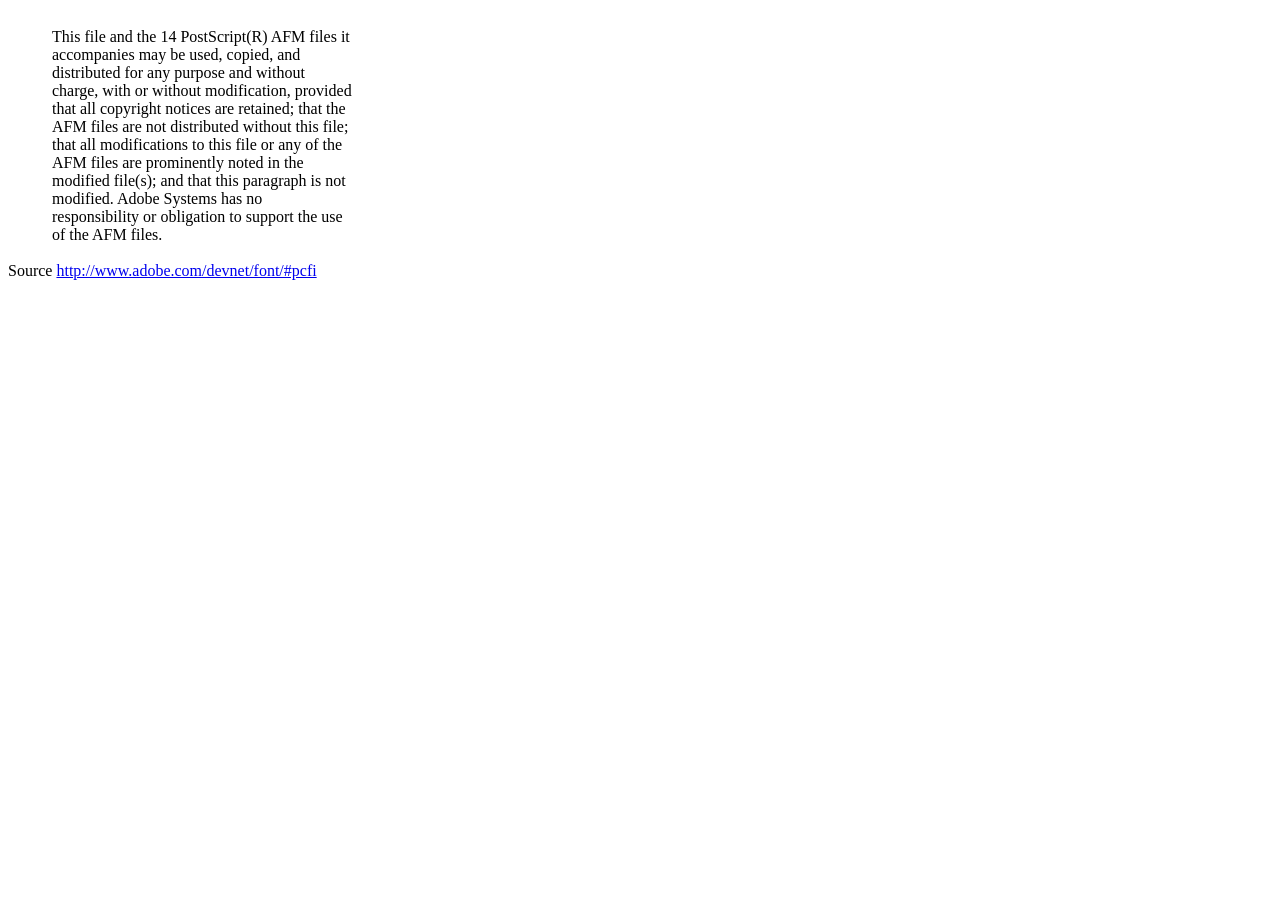
<file: lib/dompdf/vendor/dompdf/dompdf/lib/fonts/mustRead.html>
<html>
	<head>
		<meta http-equiv="content-type" content="text/html;charset=iso-8859-1">
		<meta name="generator" content="Adobe GoLive 4">
		<title>Core 14 AFM Files - ReadMe</title>
	</head>
	<body bgcolor="white">
		<font color="white">or</font>
		<table border="0" cellpadding="0" cellspacing="2">
			<tr>
				<td width="40"></td>
				<td width="300">This file and the 14 PostScript(R) AFM files it accompanies may be used, copied, and distributed for any purpose and without charge, with or without modification, provided that all copyright notices are retained; that the AFM files are not distributed without this file; that all modifications to this file or any of the AFM files are prominently noted in the modified file(s); and that this paragraph is not modified. Adobe Systems has no responsibility or obligation to support the use of the AFM files. <font color="white">Col</font></td>
			</tr>
		</table>
		<p>Source <a href="http://www.adobe.com/devnet/font/#pcfi">http://www.adobe.com/devnet/font/#pcfi</a></p>
</body>
</html>
</file>
<file: assets/admin.css>
@import url('https://fonts.googleapis.com/css2?family=Open+Sans:wght@400;500;600;700&display=swap');

* {
	font-family: 'Open Sans', sans-serif;
	margin: 0;
	padding: 0;
	box-sizing: border-box;
}

:root {
	--abu: #f8f9fc;
	--putih: #fff;
	--hitam: #000;
	--biru: #1775F1;
	--merah: #b23b3b;
}

html {
	overflow-x: hidden;
}

body {
	background: var(--abu);
	overflow-x: hidden;
}

body.modal-open {
    padding-right: 0 !important;
}
main {
    width: 100%;
    padding: 84px 20px 20px 20px;
}
a {
	text-decoration: none;
}

li {
	list-style: none;
}

/* Sidebar */
#sidebar {
	position: fixed;
	max-width: 260px;
	width: 100%;
	background: var(--putih);
	top: 0;
	left: 0;
	height: 100%;
	overflow-y: auto;
	scrollbar-width: none;
	transition: all .3s ease;
	z-index: 1002;
}
#sidebar.hide {
	max-width: 60px;
}
#sidebar.hide:hover {
	max-width: 260px;
}
#sidebar::-webkit-scrollbar {
	display: none;
}

#sidebar .logo-mini{
	display: none;
}

#sidebar.hide .logo-mini{
	font-size: 24px;
	display: flex;
	align-items: center;
	height: 64px;
	font-weight: 700;
	color: var(--biru);
	position: sticky;
	top: 20px;
	left: 22px;
	z-index: 100;
	background: var(--putih);
	transition: all 3s ease;
	display: inline;
}

#sidebar.hide:hover .logo-mini {
	display: none;
}

#sidebar.hide:hover .logo{
	font-size: 24px;
	display: flex;
	align-items: center;
	height: 64px;
	font-weight: 700;
	color: var(--biru);
	position: sticky;
	top: 20px;
	left: 0;
	z-index: 100;
	background: var(--putih);
	transition: all .3s ease;
	display: inline;
}

#sidebar.hide .logo{
	display: none;
}

#sidebar .logo {
	font-size: 24px;
	display: flex;
	align-items: center;
	height: 64px;
	font-weight: 700;
	color: var(--biru);
	position: sticky;
	top: 0;
	left: 0;
	z-index: 100;
	background: var(--putih);
	transition: all .3s ease;
	padding: 0 6px;
}
#sidebar .icon {
	min-width: 48px;
	display: flex;
	justify-content: center;
	align-items: center;
	margin-right: 6px;
}
#sidebar .side-menu {
	padding: 0 20px;
	transition: all .3s ease;
}

#sidebar.hide .side-menu{
	margin: 33px 0;
}

#sidebar.hide .side-menu {
	padding: 0 6px;
}
#sidebar.hide:hover .side-menu {
	padding: 0 20px;
}
#sidebar .side-menu a {
	display: flex;
	align-items: center;
	font-size: 14px;
	color: var(--hitam);
	padding: 12px 16px 12px 0;
	transition: all .3s ease;
	border-radius: 10px;
	margin: 4px 0;
	white-space: nowrap;
}
#sidebar .side-menu > li > a:hover {
	background: var(--abu);
}
#sidebar .side-menu > li > a.active .icon-right {
	transform: rotateZ(90deg);
}
#sidebar .side-menu > li > a.active,
#sidebar .side-menu > li > a.active:hover {
	background: var(--biru);
	color: var(--putih);
}
/* End Sidebar */

/* Content */
#content {
	position: relative;
	width: calc(100% - 260px);
	left: 260px;
	transition: all .3s ease;
	padding-top: 64px;
}
#sidebar.hide + #content {
	width: calc(100% - 60px);
	left: 60px;
}

#sidebar.hide + #content .atas {
    width: calc(100% - 60px);
    left: 60px;
}
/* End Content */

/* Navbar */
.img-profile-initials {
    width: 40px;
    height: 40px;
    background-color: #4e73df;
    color: white;
    border-radius: 50%;
    display: flex;
    align-items: center;
    justify-content: center;
    font-weight: bold;
    font-size: 16px;
    border: 2px solid #fff;
    box-shadow: 0 0.15rem 1.75rem 0 rgba(58, 59, 69, 0.15);
}

nav.atas {
    display: flex;
    justify-content: space-between;
    align-items: center;
}
.nav-link-profile {
    color: #5a5c69;
    font-size: 0.9rem;
}

.nav-link-profile:hover {
    color: #4e73df;
}

.atas {
    background: var(--putih);
    height: 64px;
    padding: 0 20px;
    display: flex;
    align-items: center;
    grid-gap: 28px;
    position: fixed;
    top: 0;
    right: 0;
    width: calc(100% - 260px);
    z-index: 1000;
    transition: all .3s ease;
}
nav .toggle-sidebar {
    font-size: 18px;
    cursor: pointer;
    position: relative;
    z-index: 1001;
}
/* End Navbar */

/* Main */
main {
	width: 100%;
	padding: 24px 20px 20px 20px;
}

#organisasi{
	width: 100%;
}

main .rapat{
	box-shadow: 0 0 15px 0 rgba(0, 0, 0, 0.4);
	border-radius: 10px;
	padding: 10px;
}

main .tableheader h2{
	color: #1775F1;
	margin-left: 10px;
	font-size: 25px;
}
/* End Main */

/* Pengaturan */
.card-custom { 
    border: none; 
    border-radius: 20px; 
    box-shadow: 0 10px 30px rgba(0,0,0,0.05); 
    background: #fff; 
    overflow: hidden; 
    transition: transform 0.3s ease; 
}
.profile-banner { 
    height: 130px; 
    background: linear-gradient(135deg, #4e73df 0%, #224abe 100%); 
    position: relative; 
}
.profile-pic-container { 
    margin-top: -75px; 
    position: relative; 
    display: inline-block; 
}
.profile-pic-wrapper { 
    position: relative; 
    width: 150px; 
    height: 150px; 
    border-radius: 50%; 
    overflow: hidden; 
    border: 5px solid #fff; 
    box-shadow: 0 5px 15px rgba(0,0,0,0.15); 
    background-color: #fff; 
}
.profile-pic-wrapper img { 
    width: 100%; 
    height: 100%; 
    object-fit: cover; 
}
.loading-overlay { 
    position: absolute; 
    top: 0; 
    left: 0; 
    width: 100%; 
    height: 100%; 
    background: rgba(255,255,255,0.8); 
    display: none; 
    justify-content: center; 
    align-items: center; 
    z-index: 10; 
}
.loading-spinner { 
    width: 30px; 
    height: 30px; 
    border: 4px solid #e0e0e0; 
    border-top: 4px solid #4e73df; 
    border-radius: 50%; 
    animation: spin 0.8s linear infinite; 
}
@keyframes spin { 
    0% { transform: rotate(0deg); 
    } 100% { transform: rotate(360deg); } 
}
.nav-pills .nav-link { 
    color: #6c757d; 
    border-radius: 10px; 
    padding: 10px 20px; 
    font-weight: 500; 
    transition: all 0.3s; 
}
.nav-pills .nav-link:hover { 
    background-color: #f1f3f9; 
    color: #4e73df; 
}
.nav-pills .nav-link.active { 
    background-color: #1775F1; 
    color: #fff; 
    box-shadow: 0 4px 10px rgba(78, 115, 223, 0.3); 
}
.input-group-text { 
    border-top-left-radius: 10px; 
    border-bottom-left-radius: 10px; 
    background-color: #f8f9fc; 
    border-color: #e3e6f0; 
}
.btn-custom-primary { 
    background-color: #4e73df; 
    color: white; 
    border-radius: 10px; 
    padding: 10px 25px; 
    box-shadow: 0 4px 10px rgba(78, 115, 223, 0.3); 
    border: none; 
    transition: all 0.3s; 
}
.btn-custom-primary:hover { 
    background-color: #2e59d9; 
    transform: translateY(-2px); 
    color: white; 
}
.btn-upload { 
    border-radius: 50px; 
    padding: 8px 20px; 
    font-size: 0.85rem; 
    text-transform: uppercase; 
    letter-spacing: 0.5px; 
}
/* End Pengaturan */

/* Modal Delete */
.modal-icon-wrapper {
    width: 80px;
    height: 80px;
    background: rgba(231, 74, 59, 0.1);
    border-radius: 50%;
    display: flex;
    align-items: center;
    justify-content: center;
    margin: 0 auto 20px;
}
.modal-icon-wrapper i {
    font-size: 40px;
    color: #e74a3b;
}
/* End Modal Delete */

/* Modal View */
.view-date-box {
    background-color: #e8f0fe;
    color: #1a73e8;
    border-radius: 8px;
    padding: 10px;
    text-align: center;
    border: 1px solid #d2e3fc;
}

.view-date-box .day {
    font-size: 1.5rem;
    font-weight: 700;
    line-height: 1;
}

.view-date-box .month-year {
    font-size: 0.75rem;
    font-weight: 600;
    text-transform: uppercase;
}

.detail-label {
    font-size: 0.75rem;
    text-transform: uppercase;
    color: #858796;
    font-weight: 700;
    margin-bottom: 2px;
    letter-spacing: 0.5px;
}

.detail-value {
    font-size: 0.95rem;
    font-weight: 500;
    color: #333;
    margin-bottom: 12px;
}

.participant-list-container {
    background-color: #f8f9fc;
    border: 1px solid #e3e6f0;
    border-radius: 8px;
    padding: 10px;
    height: 320px;
    overflow-y: auto;
}

.participant-item {
    background: #fff;
    padding: 8px 10px;
    border-radius: 6px;
    border: 1px solid #eaecf4;
    margin-bottom: 6px;
    font-size: 0.85rem;
    display: flex;
    align-items: center;
}

.participant-item i {
    color: #4e73df;
    margin-right: 8px;
}

.file-attachment-box {
    background-color: #fff3cd;
    border: 1px dashed #ffc107;
    border-radius: 6px;
    padding: 10px;
    display: flex;
    align-items: center;
    justify-content: space-between;
}
.description-box {
    background-color: #f8f9fc;
    border-left: 4px solid #4e73df;
    border-radius: 4px;
    padding: 15px;
    color: #333;
    font-size: 0.9rem;
    max-height: 200px;
    overflow-y: auto;
    word-wrap: break-word;
    white-space: pre-wrap;
}
/* End Modal View */

/* Modal Custom */
.header-primary { background: linear-gradient(135deg, #4e73df 0%, #224abe 100%); color: white; }
.header-danger { background: linear-gradient(135deg, #e74a3b 0%, #be2617 100%); color: white; }

.modal-compact .modal-header {
    background: linear-gradient(135deg, #4e73df 0%, #224abe 100%);
    color: white;
    padding: 10px 20px;
}

.modal-compact .modal-title {
    font-size: 1rem;
    font-weight: 600;
}
.modal-compact .btn-close {
    filter: invert(1) grayscale(100%) brightness(200%);
}

.modal-compact .mb-3 {
    margin-bottom: 0.8rem !important;
}
.modal-compact label {
    font-size: 0.85rem;
    font-weight: 600;
    color: #5a5c69;
    margin-bottom: 2px;
}
.modal-compact .form-control, 
.modal-compact .form-select {
    font-size: 0.9rem;
    border-radius: 5px;
}

.participant-area {
    background-color: #f8f9fc;
    border: 1px solid #e3e6f0;
    border-radius: 8px;
    padding: 10px;
    height: 100%;
}

input[type="file"]::file-selector-button {
    background-color: #e9ecef;
    border: none;
    padding: 5px 10px;
    font-size: 0.8rem;
    margin-right: 10px;
    border-radius: 4px;
    color: #495057;
}
/* End Modal Custom */

/* Card */
.card-stat {
    border: none;
    border-radius: 20px;
    background: #fff;
    transition: all 0.3s ease;
    box-shadow: 0 0.15rem 1.75rem 0 rgba(58, 59, 69, 0.1);
    overflow: hidden;
}
.card-stat:hover { transform: translateY(-5px); box-shadow: 0 1rem 3rem rgba(0,0,0,.175); }
.card-stat.border-left-primary { border-left: 0.5rem solid #4e73df !important; }
.card-stat.border-left-success { border-left: 0.5rem solid #1cc88a !important; }
.card-stat.border-left-warning { border-left: 0.5rem solid #f6c23e !important; }

.stat-icon {
    font-size: 2.5rem; opacity: 0.3; transform: rotate(15deg); transition: all 0.3s;
}
.card-stat:hover .stat-icon { opacity: 0.6; transform: rotate(0deg) scale(1.1); }
.stat-label { font-size: 0.8rem; font-weight: 700; text-transform: uppercase; letter-spacing: 1px; }
/* End Card */

/* Chart Card */
.card-chart {
    border: none;
    border-radius: 20px;
    box-shadow: 0 0.15rem 1.75rem 0 rgba(58, 59, 69, 0.1);
    height: 100%;
}
.card-header-chart {
    background-color: transparent;
    border-bottom: 1px solid #e3e6f0;
    padding: 1.2rem 1.5rem;
}
.chart-area {
    position: relative;
    height: 22rem;
    width: 100%;
}
.doughnut-chart-container {
    position: relative;
    height: 18rem;
    width: 100%;
    display: flex;
    justify-content: center;
}
/* End Chart Card */

/* Tab Switch Custom */
.nav-pills-custom {
    background-color: #fff;
    border-radius: 50px;
    padding: 5px;
    display: inline-flex;
    box-shadow: 0 0.125rem 0.25rem rgba(0,0,0,0.075);
    border: 1px solid #e3e6f0;
    max-width: 100%; 
    flex-wrap: nowrap;
}
.nav-pills-custom .nav-link {
    color: #6c757d;
    font-weight: 600;
    border-radius: 50px;
    padding: 8px 25px;
    transition: all 0.3s;
    white-space: nowrap;
}
.nav-pills-custom .nav-link.active {
    background-color: #1775F1;
    color: #fff;
}
.nav-pills-custom .badge-counter {
    background-color: #e74a3b;
    color: white;
    border-radius: 50%;
    padding: 2px 6px;
    font-size: 0.7rem;
    margin-left: 5px;
    vertical-align: top;
}
/* End Tab Switch Custom */

/* Status Rapat */
.row-cancelled { 
    background-color: #ffecec !important; 
}
.row-cancelled td { 
    color: #888; 
    text-decoration: line-through; 
}
.row-cancelled td.status-cell { 
    text-decoration: none; 
}
/* End Status Rapat */

/* Validasi Form */
.was-validated .form-select:invalid + .select2 .select2-selection {
    border-color: #dc3545 !important;
    padding-right: 4.125rem;
    background-image: url("data:image/svg+xml,%3csvg xmlns='http://www.w3.org/2000/svg' viewBox='0 0 12 12' width='12' height='12' fill='none' stroke='%23dc3545'%3e%3ccircle cx='6' cy='6' r='4.5'/%3e%3cpath stroke-linejoin='round' d='M5.8 3.6h.4L6 6.5zM6 8.2a.3.3 0 000 .6.3.3 0 000-.6z'/%3e%3c/svg%3e");
    background-repeat: no-repeat;
    background-position: right 0.75rem center;
    background-size: 1.125rem 1.125rem;
}

.was-validated .form-select:invalid ~ .invalid-feedback {
    display: block;
}

.was-validated #select_unit_peserta.form-select:valid {
    border-color: #dee2e6 !important;
    background-image: none !important;
    padding-right: 0.75rem !important;
}

.was-validated #myFile.form-control:valid {
    border-color: #dee2e6 !important;
    background-image: none !important;
}

.was-validated #password.form-control:valid {
    border-color: #dee2e6 !important;
    background-image: none !important;
}
/* End Validasi Form */

/* Custom Input Focus dan Hover */
#select_unit_peserta:focus, #myFile:focus {
    border-color: #86b7fe !important;
    box-shadow: 0 0 0 0.25rem rgba(13, 110, 253, 0.25) !important;
}

.form-control[type="date"] {
    border: 1px solid #e3e6f0;
    border-radius: 0.35rem;
    padding: 0.4rem 0.75rem;
    color: #6e707e;
}
.form-control[type="date"]:focus {
    border-color: #bac8f3;
    box-shadow: 0 0 0 0.2rem rgba(78, 115, 223, 0.25);
}
.btn-outline-secondary {
    border-color: #d1d3e2;
    color: #858796;
}
.btn-outline-secondary:hover {
    background-color: #eaecf4;
    color: #333;
    border-color: #d1d3e2;
}
/* End Custom Input Focus dan Hover */

/* Data Table Custom */
.dataTables_scrollBody::-webkit-scrollbar {
    height: 8px;
}
.dataTables_scrollBody::-webkit-scrollbar-track {
    background: #f1f1f1; 
    border-radius: 4px;
}
.dataTables_scrollBody::-webkit-scrollbar-thumb {
    background: #c1c1c1; 
    border-radius: 4px;
}
.dataTables_scrollBody::-webkit-scrollbar-thumb:hover {
    background: #a8a8a8; 
}

.dataTables_filter {
    display: flex;
    justify-content: flex-end;
    align-items: center;
    gap: 5px;
}

.dataTables_filter label {
    margin-bottom: 0; 
    display: flex;
    align-items: center;
}
/* End Data Table Custom */

/* Responsive */
@media screen and (max-width: 768px) {
	#content {
		width: calc(100% - 60px);
		left: 60px;
		transition: all .3s ease;
	}
	#sidebar.hide + #content {
    	position: relative; 
    	width: calc(100% - 60px);
    	left: 60px; 
    	transition: all .3s ease;
	}
	.atas {
        width: calc(100% - 60px);
        left: 60px;
    }
	#sidebar.hide + #content nav .toggle-sidebar {
        position: static; 
    }
	.rapat{
		overflow-x: auto;
	}
	#organisasi{
		width: 100%;
	}
	.aksi{
		margin-bottom: 3px;
	}
	main .pengaturan{
		position: relative;
		width: 100%;
		transition: all .3s ease;	
	}
	#sidebar.hide + #content nav .toggle-sidebar {
        position: fixed;
        top: 20px;
        left: 280px;
        z-index: 1001;
        transition: all 0.3s ease;
    }

    nav .toggle-sidebar {
        transition: all 0.3s ease;
    }
	#sidebar.hide {
    	position: fixed;
    	max-width: 260px;
    	width: 100%;
    	background: var(--putih);
    	top: 0;
    	left: 0;
    	height: 100%;
    	overflow-y: auto;
    	scrollbar-width: none;
    	transition: all .3s ease;
    	z-index: 1002;
    	box-shadow: 4px 0 15px rgba(0, 0, 0, 0.2);
	}
	#sidebar {
		max-width: 60px;
	}
	#sidebar::-webkit-scrollbar {
		display: none;
	}
	#sidebar.hide .logo-mini{
		display: none;
	}

	#sidebar .logo-mini{
		font-size: 24px;
		display: flex;
		align-items: center;
		height: 64px;
		font-weight: 700;
		color: var(--biru);
		position: sticky;
		top: 20px;
		left: 22px;
		z-index: 100;
		background: var(--putih);
		transition: all 3s ease;
		display: inline;
	}

	#sidebar .logo{
		display: none;
	}

	#sidebar.hide .logo {
		font-size: 24px;
		display: flex;
		align-items: center;
		height: 64px;
		font-weight: 700;
		color: var(--biru);
		position: sticky;
		top: 0;
		left: 0;
		z-index: 100;
		background: var(--putih);
		transition: all .3s ease;
		padding: 0 6px;
	}
	#sidebar.hide .icon {
		min-width: 48px;
		display: flex;
		justify-content: center;
		align-items: center;
		margin-right: 6px;
	}
	#sidebar.hide .side-menu {
		padding: 0 20px;
		transition: all .3s ease;
	}
	#sidebar .side-menu{
		margin: 33px 0;
	}

	#sidebar .side-menu {
		padding: 0 6px;
	}
	#sidebar.hide .side-menu a {
		display: flex;
		align-items: center;
		font-size: 14px;
		color: var(--hitam);
		padding: 12px 16px 12px 0;
		transition: all .3s ease;
		border-radius: 10px;
		margin: 4px 0;
		white-space: nowrap;
	}
	#sidebar.hide .side-menu > li > a.active .icon-right {
		transform: rotateZ(90deg);
	}
}

@media (max-width: 576px) {
    .nav-pills-custom {
        display: flex;
        width: 100%;
        padding: 3px;
    }
    .nav-pills-custom .nav-item {
        flex: 1;
        text-align: center;
    }
    .nav-pills-custom .nav-link {
        width: 100%;
        padding: 8px 10px;
        font-size: 0.85rem;
        display: flex;
        align-items: center;
        justify-content: center;
    }
    
    .nav-pills-custom .nav-link i {
        margin-right: 4px !important; 
    }
}

@media (max-width: 768px) {
        .page-header-mobile {
            flex-direction: column;
            align-items: stretch !important;
            gap: 10px;
        }
        .page-header-mobile h2 {
            font-size: 1.5rem;
            text-align: center;
        }
        .page-header-mobile .btn {
            width: 100%;
        }

        div.dataTables_wrapper div.dataTables_length,
        div.dataTables_wrapper div.dataTables_filter {
            text-align: left !important;
            margin-bottom: 10px;
        }
        
        div.dataTables_wrapper div.dataTables_filter input {
            width: 100% !important;
            margin-left: 0 !important;
            display: block;
            margin-top: 5px;
        }
        
        div.dataTables_wrapper div.dataTables_paginate ul.pagination {
            justify-content: center !important;
            flex-wrap: wrap;
        }
    }

@media screen and (max-width: 768px) {
    .rapat {
        overflow-x: hidden !important;
    }
}
@media screen and (max-width: 768px) {
    .dataTables_wrapper .dataTables_filter {
        justify-content: space-between !important; 
        width: 100%;
        margin-top: 10px;
    }
    
    #customUnitFilter {
        width: 48% !important;
        margin-right: 0 !important;
    }
    
    .dataTables_filter input {
        width: 100% !important;
    }
    
    .dataTables_filter label {
        width: 48%;
    }
}
/* Responsive */
</file>
